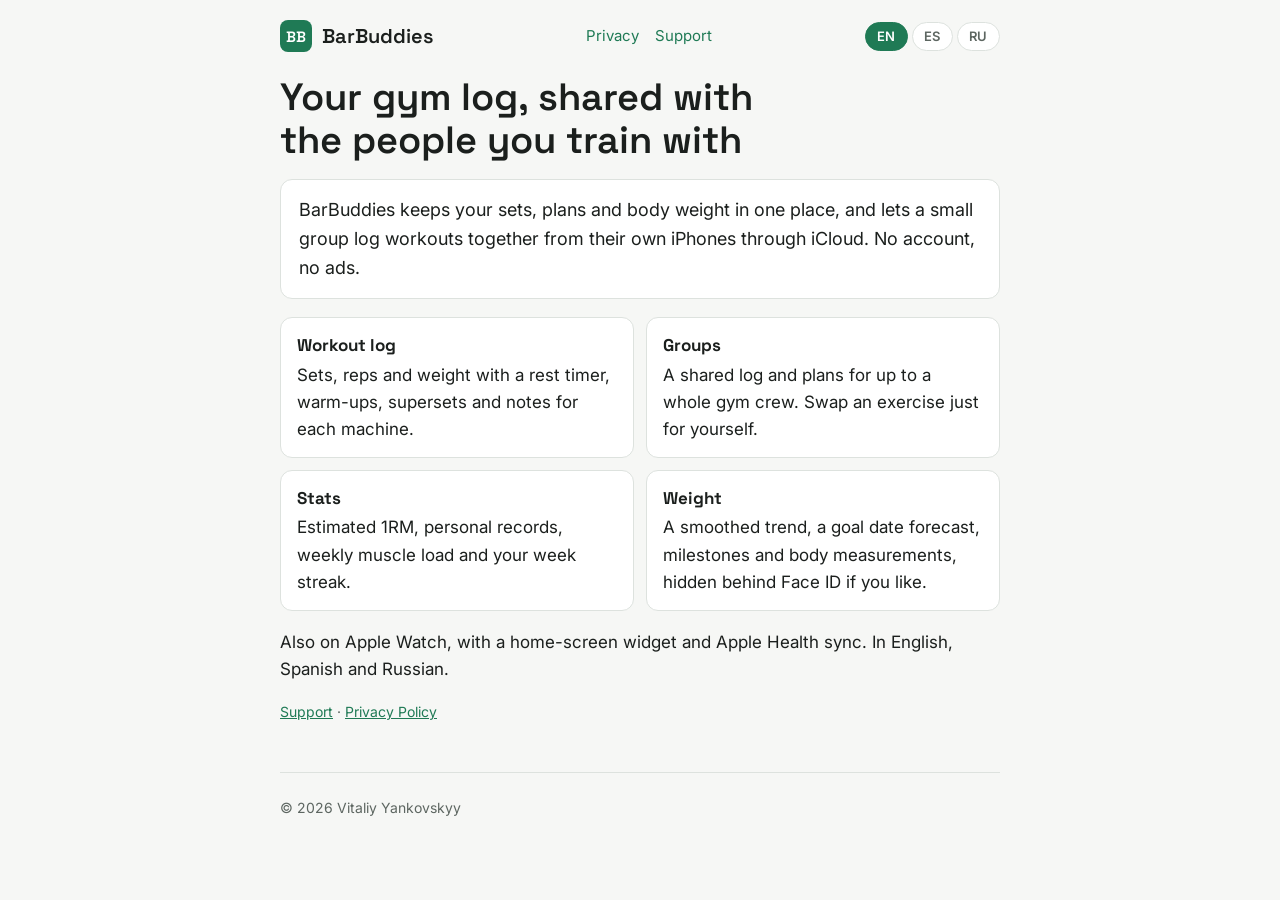
<file: index.html>
<!doctype html>
<html lang="en">
<head>
<meta charset="utf-8">
<meta name="viewport" content="width=device-width, initial-scale=1, viewport-fit=cover">
<title>BarBuddies</title>
<meta name="description" content="BarBuddies: a workout and body-weight log for you, friends and small gym groups, synced through iCloud.">
<link rel="preconnect" href="https://fonts.googleapis.com">
<link rel="stylesheet" href="https://fonts.googleapis.com/css2?family=Inter:wght@400;600&family=Space+Grotesk:wght@600&display=swap">
<link rel="stylesheet" href="style.css">
<script src="lang.js"></script>
</head>
<body>
<header class="top">
  <a class="brand" href="./" aria-current="page"><span class="brand-mark">BB</span>BarBuddies</a>
  <nav class="links" aria-label="Site">
    <a href="privacy.html">Privacy</a>
    <a href="support.html">Support</a>
  </nav>
  <div class="langs" role="group" aria-label="Language">
    <button type="button" data-lang="en" aria-pressed="true">EN</button>
    <button type="button" data-lang="es" aria-pressed="false">ES</button>
    <button type="button" data-lang="ru" aria-pressed="false">RU</button>
  </div>
</header>

<main>
<article lang="en">
  <h1>Your gym log, shared with the people you train with</h1>
  <p class="lead">BarBuddies keeps your sets, plans and body weight in one place, and lets a small group log workouts together from their own iPhones through iCloud. No account, no ads.</p>
  <ul class="features">
    <li><strong>Workout log</strong>Sets, reps and weight with a rest timer, warm-ups, supersets and notes for each machine.</li>
    <li><strong>Groups</strong>A shared log and plans for up to a whole gym crew. Swap an exercise just for yourself.</li>
    <li><strong>Stats</strong>Estimated 1RM, personal records, weekly muscle load and your week streak.</li>
    <li><strong>Weight</strong>A smoothed trend, a goal date forecast, milestones and body measurements, hidden behind Face ID if you like.</li>
  </ul>
  <p>Also on Apple Watch, with a home-screen widget and Apple Health sync. In English, Spanish and Russian.</p>
  <p class="meta"><a href="support.html#en">Support</a> · <a href="privacy.html#en">Privacy Policy</a></p>
</article>

<article lang="es">
  <h1>Tu registro de gimnasio, compartido con quienes entrenas</h1>
  <p class="lead">BarBuddies reúne tus series, planes y peso corporal, y permite que un grupo pequeño registre los entrenamientos juntos desde sus propios iPhone a través de iCloud. Sin cuentas ni publicidad.</p>
  <ul class="features">
    <li><strong>Registro</strong>Series, repeticiones y peso con temporizador de descanso, calentamientos, superseries y notas de cada máquina.</li>
    <li><strong>Grupos</strong>Un registro y planes compartidos para todo tu grupo. Sustituye un ejercicio solo para ti.</li>
    <li><strong>Estadísticas</strong>1RM estimado, récords personales, carga muscular semanal y tu racha de semanas.</li>
    <li><strong>Peso</strong>Tendencia suavizada, previsión de la fecha del objetivo, metas intermedias y medidas corporales, ocultas con Face ID si quieres.</li>
  </ul>
  <p>También en Apple Watch, con widget en la pantalla de inicio y sincronización con Salud. En español, inglés y ruso.</p>
  <p class="meta"><a href="support.html#es">Soporte</a> · <a href="privacy.html#es">Política de privacidad</a></p>
</article>

<article lang="ru">
  <h1>Дневник зала, общий с теми, с кем вы тренируетесь</h1>
  <p class="lead">BarBuddies хранит подходы, планы и вес в одном месте, а небольшая группа может вести тренировки вместе, каждый со своего iPhone через iCloud. Без регистрации и рекламы.</p>
  <ul class="features">
    <li><strong>Журнал</strong>Подходы, повторы и вес с таймером отдыха, разминкой, суперсетами и заметками к тренажёрам.</li>
    <li><strong>Группы</strong>Общий журнал и планы для всей компании в зале. Упражнение можно заменить только для себя.</li>
    <li><strong>Статистика</strong>Расчётный 1ПМ, личные рекорды, нагрузка на мышцы за неделю и серия недель.</li>
    <li><strong>Вес</strong>Сглаженный тренд, прогноз даты цели, промежуточные цели и обхваты, при желании скрытые за Face ID.</li>
  </ul>
  <p>Есть приложение для Apple Watch, виджет на экране «Домой» и синхронизация со «Здоровьем». На русском, английском и испанском.</p>
  <p class="meta"><a href="support.html#ru">Поддержка</a> · <a href="privacy.html#ru">Политика конфиденциальности</a></p>
</article>
</main>

<footer>© 2026 Vitaliy Yankovskyy</footer>
</body>
</html>
</file>
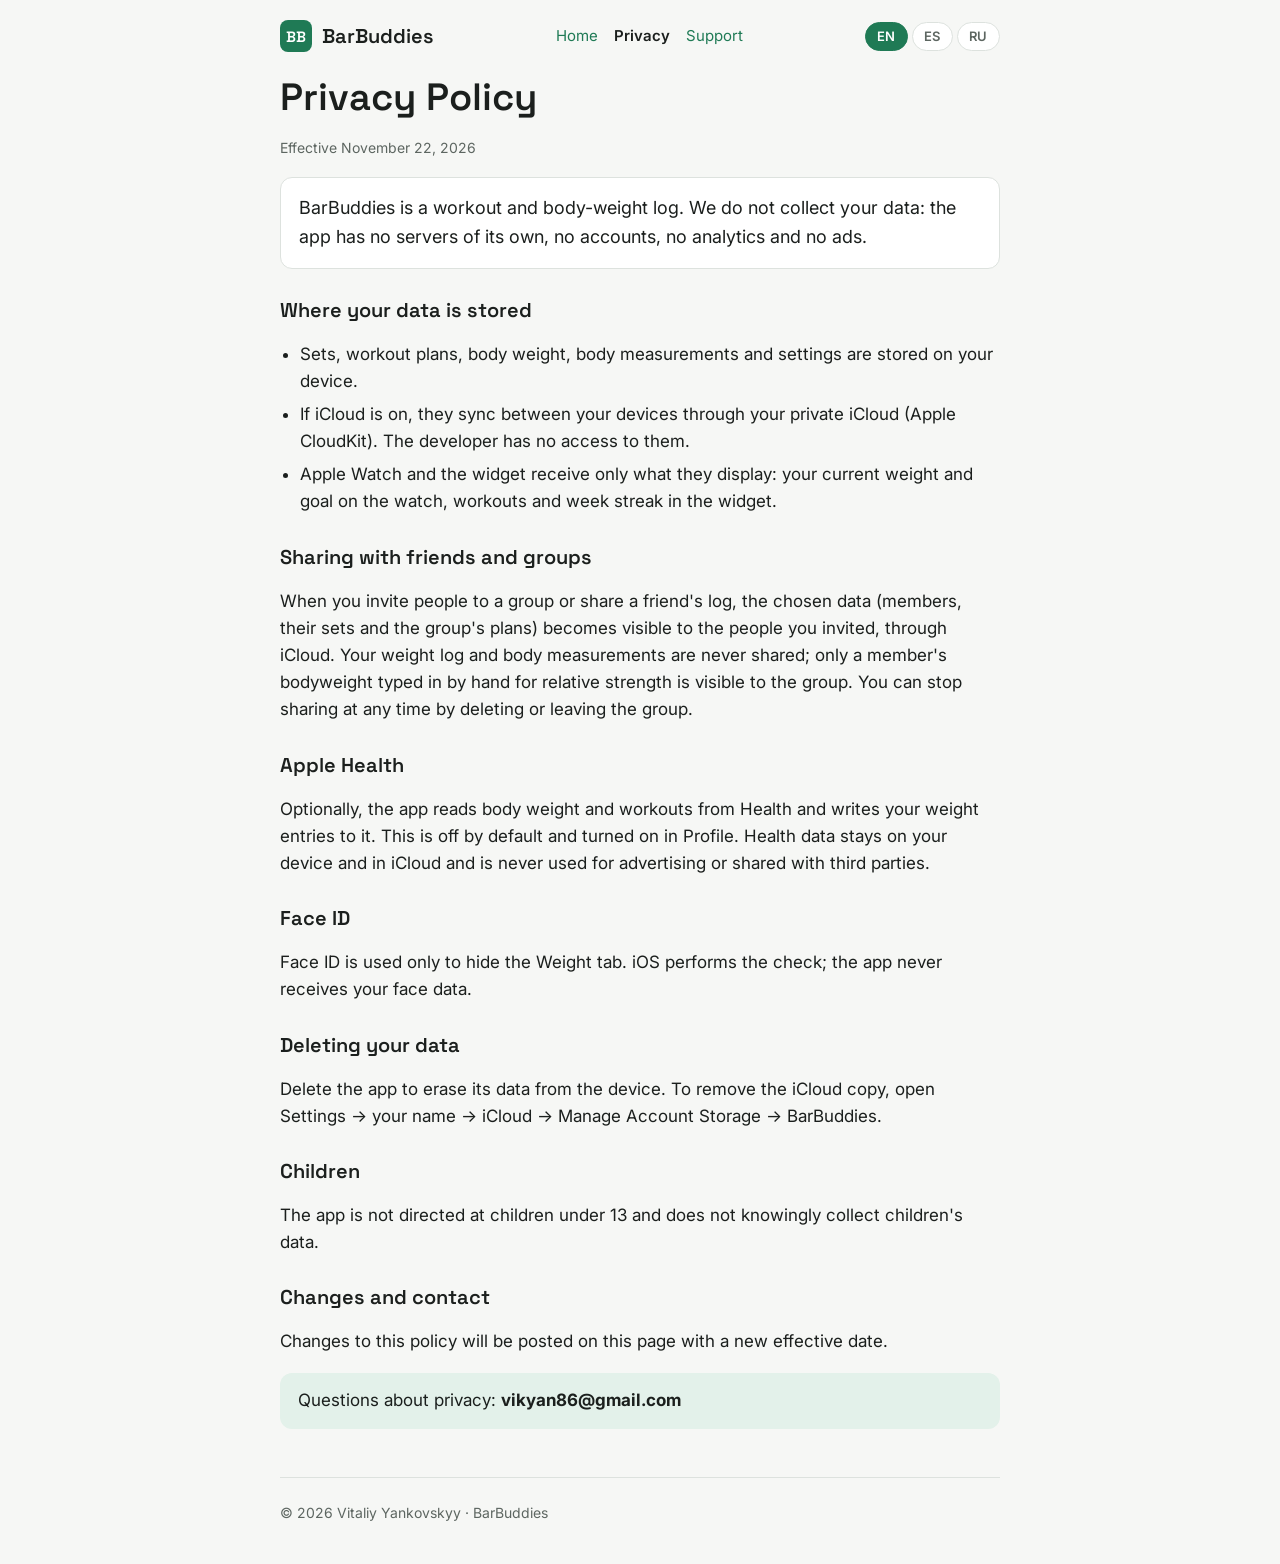
<file: privacy.html>
<!doctype html>
<html lang="en">
<head>
<meta charset="utf-8">
<meta name="viewport" content="width=device-width, initial-scale=1, viewport-fit=cover">
<title>BarBuddies Privacy Policy</title>
<meta name="description" content="Privacy policy of BarBuddies, a workout and body-weight log for you, friends and small gym groups.">
<link rel="preconnect" href="https://fonts.googleapis.com">
<link rel="stylesheet" href="https://fonts.googleapis.com/css2?family=Inter:wght@400;600&family=Space+Grotesk:wght@600&display=swap">
<link rel="stylesheet" href="style.css">
<script src="lang.js"></script>
</head>
<body>
<header class="top">
  <a class="brand" href="./"><span class="brand-mark">BB</span>BarBuddies</a>
  <nav class="links" aria-label="Site">
    <a href="./">Home</a>
    <a href="privacy.html" aria-current="page">Privacy</a>
    <a href="support.html">Support</a>
  </nav>
  <div class="langs" role="group" aria-label="Language">
    <button type="button" data-lang="en" aria-pressed="true">EN</button>
    <button type="button" data-lang="es" aria-pressed="false">ES</button>
    <button type="button" data-lang="ru" aria-pressed="false">RU</button>
  </div>
</header>

<main>
<article lang="en">
  <h1>Privacy Policy</h1>
  <p class="meta">Effective November 22, 2026</p>
  <p class="lead">BarBuddies is a workout and body-weight log. We do not collect your data: the app has no servers of its own, no accounts, no analytics and no ads.</p>

  <h2>Where your data is stored</h2>
  <ul>
    <li>Sets, workout plans, body weight, body measurements and settings are stored on your device.</li>
    <li>If iCloud is on, they sync between your devices through your private iCloud (Apple CloudKit). The developer has no access to them.</li>
    <li>Apple Watch and the widget receive only what they display: your current weight and goal on the watch, workouts and week streak in the widget.</li>
  </ul>

  <h2>Sharing with friends and groups</h2>
  <p>When you invite people to a group or share a friend's log, the chosen data (members, their sets and the group's plans) becomes visible to the people you invited, through iCloud. Your weight log and body measurements are never shared; only a member's bodyweight typed in by hand for relative strength is visible to the group. You can stop sharing at any time by deleting or leaving the group.</p>

  <h2>Apple Health</h2>
  <p>Optionally, the app reads body weight and workouts from Health and writes your weight entries to it. This is off by default and turned on in Profile. Health data stays on your device and in iCloud and is never used for advertising or shared with third parties.</p>

  <h2>Face ID</h2>
  <p>Face ID is used only to hide the Weight tab. iOS performs the check; the app never receives your face data.</p>

  <h2>Deleting your data</h2>
  <p>Delete the app to erase its data from the device. To remove the iCloud copy, open Settings → your name → iCloud → Manage Account Storage → BarBuddies.</p>

  <h2>Children</h2>
  <p>The app is not directed at children under 13 and does not knowingly collect children's data.</p>

  <h2>Changes and contact</h2>
  <p>Changes to this policy will be posted on this page with a new effective date.</p>
  <p class="contact">Questions about privacy: <strong>vikyan86@gmail.com</strong></p>
</article>

<article lang="es">
  <h1>Política de privacidad</h1>
  <p class="meta">Vigente desde el 22 de noviembre de 2026</p>
  <p class="lead">BarBuddies es un registro de entrenamientos y peso corporal. No recopilamos tus datos: la app no tiene servidores propios, cuentas, analítica ni publicidad.</p>

  <h2>Dónde se guardan tus datos</h2>
  <ul>
    <li>Las series, los planes de entrenamiento, el peso, las medidas corporales y los ajustes se guardan en tu dispositivo.</li>
    <li>Si iCloud está activado, se sincronizan entre tus dispositivos a través de tu iCloud privado (Apple CloudKit). El desarrollador no tiene acceso a ellos.</li>
    <li>El Apple Watch y el widget reciben solo lo que muestran: tu peso actual y tu objetivo en el reloj, y los entrenamientos y la racha semanal en el widget.</li>
  </ul>

  <h2>Compartir con amigos y grupos</h2>
  <p>Cuando invitas a alguien a un grupo o compartes el registro de un amigo, los datos elegidos (miembros, sus series y los planes del grupo) quedan visibles para las personas invitadas a través de iCloud. Tu registro de peso y tus medidas corporales nunca se comparten; solo es visible para el grupo el peso corporal de un miembro si se escribió a mano para calcular la fuerza relativa. Puedes dejar de compartir cuando quieras eliminando el grupo o saliendo de él.</p>

  <h2>Salud de Apple</h2>
  <p>Si lo activas, la app lee el peso y los entrenamientos de Salud y guarda allí tus registros de peso. Está desactivado por defecto y se activa en Perfil. Los datos de Salud se quedan en tu dispositivo y en iCloud, y nunca se usan para publicidad ni se comparten con terceros.</p>

  <h2>Face ID</h2>
  <p>Face ID se usa solo para ocultar la pestaña Peso. La comprobación la hace iOS; la app nunca recibe datos de tu cara.</p>

  <h2>Eliminar tus datos</h2>
  <p>Elimina la app para borrar sus datos del dispositivo. Para borrar la copia de iCloud, abre Ajustes → tu nombre → iCloud → Gestionar almacenamiento de la cuenta → BarBuddies.</p>

  <h2>Menores</h2>
  <p>La app no está dirigida a menores de 13 años y no recopila a sabiendas datos de menores.</p>

  <h2>Cambios y contacto</h2>
  <p>Los cambios de esta política se publicarán en esta página con una nueva fecha de vigencia.</p>
  <p class="contact">Preguntas sobre privacidad: <strong>vikyan86@gmail.com</strong></p>
</article>

<article lang="ru">
  <h1>Политика конфиденциальности</h1>
  <p class="meta">Действует с 22 ноября 2026 года</p>
  <p class="lead">BarBuddies — дневник тренировок и веса. Мы не собираем ваши данные: у приложения нет своих серверов, аккаунтов, аналитики и рекламы.</p>

  <h2>Где хранятся данные</h2>
  <ul>
    <li>Подходы, планы тренировок, вес, обхваты тела и настройки хранятся на вашем устройстве.</li>
    <li>Если включён iCloud, они синхронизируются между вашими устройствами через ваш личный iCloud (Apple CloudKit). У разработчика к ним доступа нет.</li>
    <li>На Apple Watch и в виджет попадает только то, что там показывается: текущий вес и цель на часах, тренировки и серия недель в виджете.</li>
  </ul>

  <h2>Общий доступ с друзьями и группами</h2>
  <p>Когда вы приглашаете людей в группу или открываете другу его журнал, выбранные данные (участники, их подходы и планы группы) становятся видны приглашённым через iCloud. Ваш журнал веса и обхваты тела в группы не попадают; виден только вес участника, если его вписали вручную для расчёта относительной силы. Доступ можно закрыть в любой момент: удалить группу или выйти из неё.</p>

  <h2>Apple «Здоровье»</h2>
  <p>По желанию приложение читает из «Здоровья» вес и тренировки и записывает туда ваш вес. По умолчанию это выключено и включается в «Профиле». Данные «Здоровья» остаются на устройстве и в iCloud, не используются для рекламы и не передаются третьим лицам.</p>

  <h2>Face ID</h2>
  <p>Face ID используется только чтобы скрыть вкладку «Вес». Проверку выполняет iOS, приложение не получает данных вашего лица.</p>

  <h2>Удаление данных</h2>
  <p>Удалите приложение, чтобы стереть его данные с устройства. Копию в iCloud можно удалить в «Настройки» → ваше имя → iCloud → «Управлять хранилищем» → BarBuddies.</p>

  <h2>Дети</h2>
  <p>Приложение не предназначено для детей младше 13 лет и сознательно не собирает данные детей.</p>

  <h2>Изменения и связь</h2>
  <p>Об изменениях этой политики мы сообщим на этой странице, указав новую дату.</p>
  <p class="contact">Вопросы о конфиденциальности: <strong>vikyan86@gmail.com</strong></p>
</article>
</main>

<footer>© 2026 Vitaliy Yankovskyy · BarBuddies</footer>
</body>
</html>
</file>
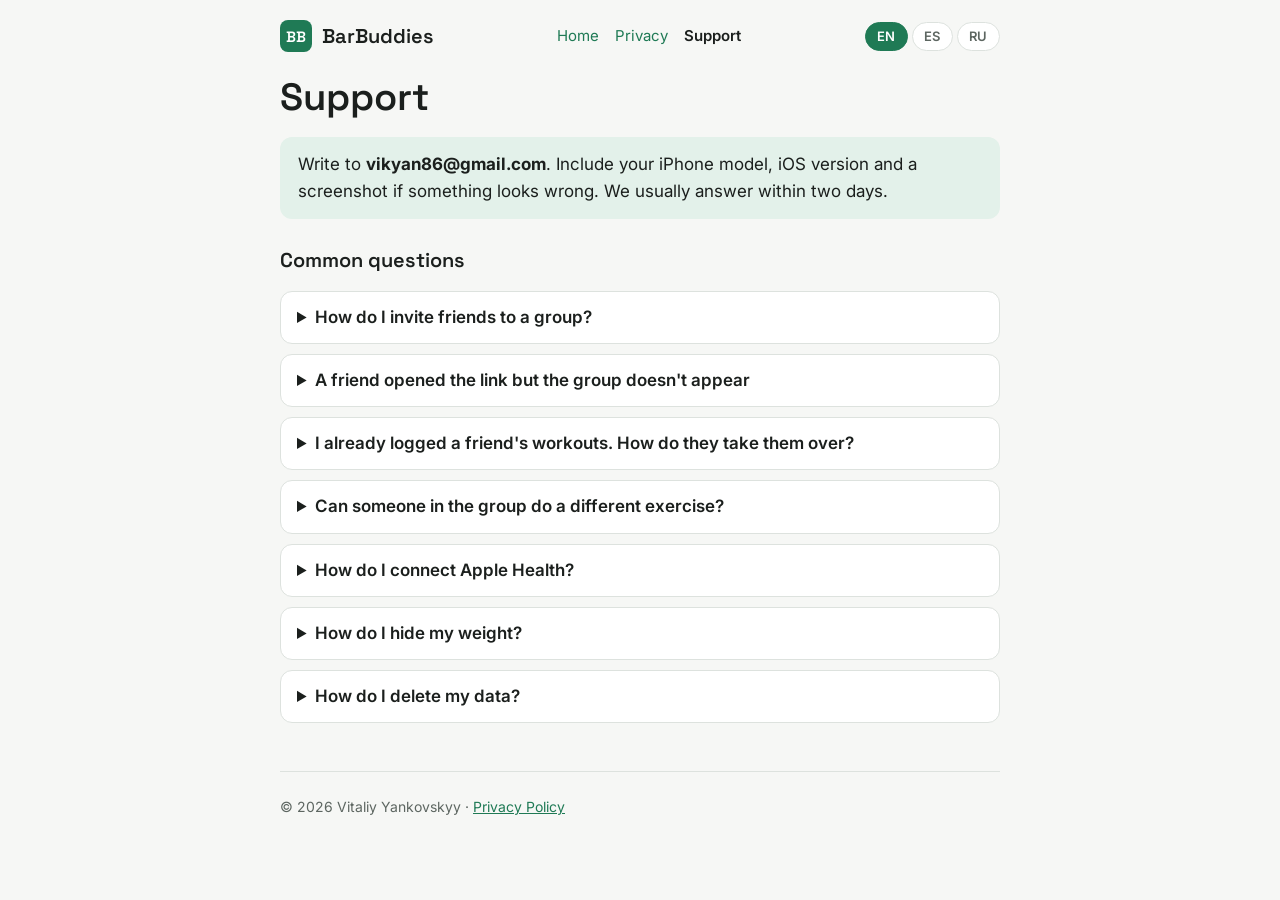
<file: support.html>
<!doctype html>
<html lang="en">
<head>
<meta charset="utf-8">
<meta name="viewport" content="width=device-width, initial-scale=1, viewport-fit=cover">
<title>BarBuddies Support</title>
<meta name="description" content="Help and contact for BarBuddies: groups, iCloud sync, Apple Health and Face ID.">
<link rel="preconnect" href="https://fonts.googleapis.com">
<link rel="stylesheet" href="https://fonts.googleapis.com/css2?family=Inter:wght@400;600&family=Space+Grotesk:wght@600&display=swap">
<link rel="stylesheet" href="style.css">
<script src="lang.js"></script>
</head>
<body>
<header class="top">
  <a class="brand" href="./"><span class="brand-mark">BB</span>BarBuddies</a>
  <nav class="links" aria-label="Site">
    <a href="./">Home</a>
    <a href="privacy.html">Privacy</a>
    <a href="support.html" aria-current="page">Support</a>
  </nav>
  <div class="langs" role="group" aria-label="Language">
    <button type="button" data-lang="en" aria-pressed="true">EN</button>
    <button type="button" data-lang="es" aria-pressed="false">ES</button>
    <button type="button" data-lang="ru" aria-pressed="false">RU</button>
  </div>
</header>

<main>
<article lang="en">
  <h1>Support</h1>
  <p class="contact">Write to <strong>vikyan86@gmail.com</strong>. Include your iPhone model, iOS version and a screenshot if something looks wrong. We usually answer within two days.</p>

  <h2>Common questions</h2>
  <details><summary>How do I invite friends to a group?</summary>
    <p>Open the Workout tab, tap the title and choose your group → Members and invitation → Invite to group. Send the link in Messages or any chat. Everyone needs BarBuddies on an iPhone and must be signed in to iCloud.</p></details>
  <details><summary>A friend opened the link but the group doesn't appear</summary>
    <p>Make sure they have the latest version of BarBuddies and iCloud is on (Settings → your name → iCloud → Apps Using iCloud → BarBuddies). The first sync can take a minute.</p></details>
  <details><summary>I already logged a friend's workouts. How do they take them over?</summary>
    <p>When they join the group, they pick their name under “Or you are already in the group” and tap “This is me”. All their history stays with them.</p></details>
  <details><summary>Can someone in the group do a different exercise?</summary>
    <p>Yes. In a plan, swipe the exercise left → Replace. The swap is for that person only. “Add an exercise for today” adds one for the whole group just for today.</p></details>
  <details><summary>How do I connect Apple Health?</summary>
    <p>Profile → Sync → Apple Health. BarBuddies reads weight and Apple Watch workouts and writes your weight entries.</p></details>
  <details><summary>How do I hide my weight?</summary>
    <p>Profile → Privacy → Hide weight. The Weight tab then opens only after Face ID or your passcode.</p></details>
  <details><summary>How do I delete my data?</summary>
    <p>Delete the app to erase local data. To remove the iCloud copy, open Settings → your name → iCloud → Manage Account Storage → BarBuddies.</p></details>
</article>

<article lang="es">
  <h1>Soporte</h1>
  <p class="contact">Escribe a <strong>vikyan86@gmail.com</strong>. Indica el modelo de iPhone, la versión de iOS y, si algo se ve mal, una captura de pantalla. Solemos responder en dos días.</p>

  <h2>Preguntas frecuentes</h2>
  <details><summary>¿Cómo invito a amigos a un grupo?</summary>
    <p>Abre la pestaña Entrenamiento, toca el título y elige tu grupo → Miembros e invitación → Invitar al grupo. Envía el enlace por Mensajes o cualquier chat. Todos necesitan BarBuddies en un iPhone y haber iniciado sesión en iCloud.</p></details>
  <details><summary>Mi amigo abrió el enlace pero el grupo no aparece</summary>
    <p>Comprueba que tenga la última versión de BarBuddies y que iCloud esté activado (Ajustes → tu nombre → iCloud → Apps que usan iCloud → BarBuddies). La primera sincronización puede tardar un minuto.</p></details>
  <details><summary>Ya registraba los entrenamientos de un amigo. ¿Cómo los recupera?</summary>
    <p>Al unirse al grupo, elige su nombre en «O ya estás en el grupo» y toca «Soy yo». Conserva todo su historial.</p></details>
  <details><summary>¿Alguien del grupo puede hacer otro ejercicio?</summary>
    <p>Sí. En un plan, desliza el ejercicio a la izquierda → Sustituir. El cambio es solo para esa persona. «Añadir un ejercicio para hoy» lo añade para todo el grupo solo hoy.</p></details>
  <details><summary>¿Cómo conecto Salud de Apple?</summary>
    <p>Perfil → Sincronización → Salud de Apple. BarBuddies lee el peso y los entrenamientos del Apple Watch y guarda tus registros de peso.</p></details>
  <details><summary>¿Cómo oculto mi peso?</summary>
    <p>Perfil → Privacidad → Ocultar el peso. La pestaña Peso solo se abrirá con Face ID o el código.</p></details>
  <details><summary>¿Cómo elimino mis datos?</summary>
    <p>Elimina la app para borrar los datos locales. Para borrar la copia de iCloud, abre Ajustes → tu nombre → iCloud → Gestionar almacenamiento de la cuenta → BarBuddies.</p></details>
</article>

<article lang="ru">
  <h1>Поддержка</h1>
  <p class="contact">Пишите на <strong>vikyan86@gmail.com</strong>. Укажите модель iPhone, версию iOS и, если что-то выглядит не так, приложите снимок экрана. Обычно отвечаем в течение двух дней.</p>

  <h2>Частые вопросы</h2>
  <details><summary>Как пригласить друзей в группу?</summary>
    <p>Откройте вкладку «Тренировка», нажмите на заголовок и выберите группу → «Участники и приглашение» → «Пригласить в группу». Отправьте ссылку в Сообщениях или любом чате. У всех должен быть BarBuddies на iPhone и включён вход в iCloud.</p></details>
  <details><summary>Друг открыл ссылку, а группа не появилась</summary>
    <p>Проверьте, что у него последняя версия BarBuddies и включён iCloud («Настройки» → ваше имя → iCloud → «Приложения, использующие iCloud» → BarBuddies). Первая синхронизация может занять минуту.</p></details>
  <details><summary>Я уже записывал тренировки друга. Как ему их забрать?</summary>
    <p>При входе в группу он выбирает своё имя в разделе «Или вы уже есть в группе» и нажимает «Это я». Вся история останется с ним.</p></details>
  <details><summary>Можно ли кому-то в группе делать другое упражнение?</summary>
    <p>Да. В плане смахните упражнение влево → «Заменить». Замена только для этого человека. «Добавить упражнение на сегодня» добавляет упражнение всей группе только на сегодня.</p></details>
  <details><summary>Как подключить Apple «Здоровье»?</summary>
    <p>«Профиль» → «Синхронизация» → «Apple Здоровье». BarBuddies читает вес и тренировки с Apple Watch и записывает туда ваш вес.</p></details>
  <details><summary>Как скрыть вес?</summary>
    <p>«Профиль» → «Конфиденциальность» → «Скрывать вес». Вкладка «Вес» будет открываться только после Face ID или код-пароля.</p></details>
  <details><summary>Как удалить свои данные?</summary>
    <p>Удалите приложение, чтобы стереть данные на устройстве. Копию в iCloud можно удалить в «Настройки» → ваше имя → iCloud → «Управлять хранилищем» → BarBuddies.</p></details>
</article>
</main>

<footer>© 2026 Vitaliy Yankovskyy · <a href="privacy.html">Privacy Policy</a></footer>
</body>
</html>
</file>
<file: style.css>
/* BarBuddies site: one readable column, the app's green as the accent. */
:root {
  --bg: #f6f7f5;
  --surface: #ffffff;
  --fg: #1b1f1d;
  --muted: #5d6661;
  --line: #dde2de;
  --accent: #1f7a55;
  --accent-soft: #e3f1ea;
  --display: "Space Grotesk", "Inter", -apple-system, BlinkMacSystemFont, "Segoe UI", sans-serif;
  --body: "Inter", -apple-system, BlinkMacSystemFont, "Segoe UI", Roboto, sans-serif;
  color-scheme: light;
}
@media (prefers-color-scheme: dark) {
  :root {
    --bg: #0e1210;
    --surface: #161b18;
    --fg: #eef1ef;
    --muted: #a0a9a4;
    --line: #29302c;
    --accent: #52c28f;
    --accent-soft: #17291f;
    color-scheme: dark;
  }
}
* { box-sizing: border-box; }
html { -webkit-text-size-adjust: 100%; }
body {
  margin: 0;
  background: var(--bg);
  color: var(--fg);
  font: 17px/1.6 var(--body);
  padding-left: max(16px, env(safe-area-inset-left, 0px));
  padding-right: max(16px, env(safe-area-inset-right, 0px));
}
a { color: var(--accent); }
a:focus-visible, button:focus-visible { outline: 2px solid var(--accent); outline-offset: 2px; }
header.top, main, footer {
  max-width: 720px;
  margin: 0 auto;
}
header.top {
  display: flex;
  flex-wrap: wrap;
  align-items: center;
  justify-content: space-between;
  gap: 12px;
  padding-block: 20px 8px;
}
.brand {
  display: flex;
  align-items: center;
  gap: 10px;
  font: 600 20px/1 var(--display);
  color: var(--fg);
  text-decoration: none;
}
.brand-mark {
  width: 32px;
  height: 32px;
  border-radius: 8px;
  background: var(--accent);
  display: grid;
  place-items: center;
  color: #fff;
  font-size: 15px;
  letter-spacing: -0.02em;
}
nav.links { display: flex; flex-wrap: wrap; gap: 4px 16px; font-size: 15px; }
nav.links a { text-decoration: none; }
nav.links a[aria-current="page"] { color: var(--fg); font-weight: 600; }
.langs { display: flex; gap: 4px; }
.langs button {
  font: 600 13px/1 var(--body);
  letter-spacing: 0.04em;
  border: 1px solid var(--line);
  background: var(--surface);
  color: var(--muted);
  border-radius: 999px;
  padding: 7px 11px;
  cursor: pointer;
}
.langs button[aria-pressed="true"] { background: var(--accent); border-color: var(--accent); color: #fff; }
main { padding-block: 16px 48px; }
article { display: grid; gap: 18px; }
article + article { margin-top: 56px; padding-top: 40px; border-top: 1px solid var(--line); }
h1 { font: 600 clamp(28px, 6vw, 38px)/1.12 var(--display); margin: 0; text-wrap: balance; }
h2 { font: 600 20px/1.3 var(--display); margin: 10px 0 0; text-wrap: balance; }
p, ul { margin: 0; }
ul { padding-left: 1.2em; display: grid; gap: 6px; }
.meta { color: var(--muted); font-size: 14px; }
.lead {
  font-size: 18px;
  padding: 16px 18px;
  background: var(--surface);
  border: 1px solid var(--line);
  border-radius: 12px;
}
.features { display: grid; grid-template-columns: repeat(auto-fit, minmax(260px, 1fr)); gap: 12px; padding: 0; list-style: none; }
.features li { background: var(--surface); border: 1px solid var(--line); border-radius: 12px; padding: 14px 16px; min-width: 0; }
.features strong { display: block; font-family: var(--display); margin-bottom: 2px; }
.contact {
  background: var(--accent-soft);
  border-radius: 12px;
  padding: 14px 18px;
  overflow-wrap: anywhere;
}
details { background: var(--surface); border: 1px solid var(--line); border-radius: 12px; padding: 12px 16px; }
details + details { margin-top: -8px; }
summary { cursor: pointer; font-weight: 600; }
details p { margin-top: 8px; }
footer { padding-block: 24px 40px; color: var(--muted); font-size: 14px; border-top: 1px solid var(--line); }
/* With script, only the chosen language is shown; without it, all three stay readable. */
.js article[lang]:not(.active) { display: none; }
.js article[lang] + article[lang] { margin-top: 0; padding-top: 0; border-top: 0; }
@media (prefers-reduced-motion: no-preference) { html { scroll-behavior: smooth; } }
</file>
